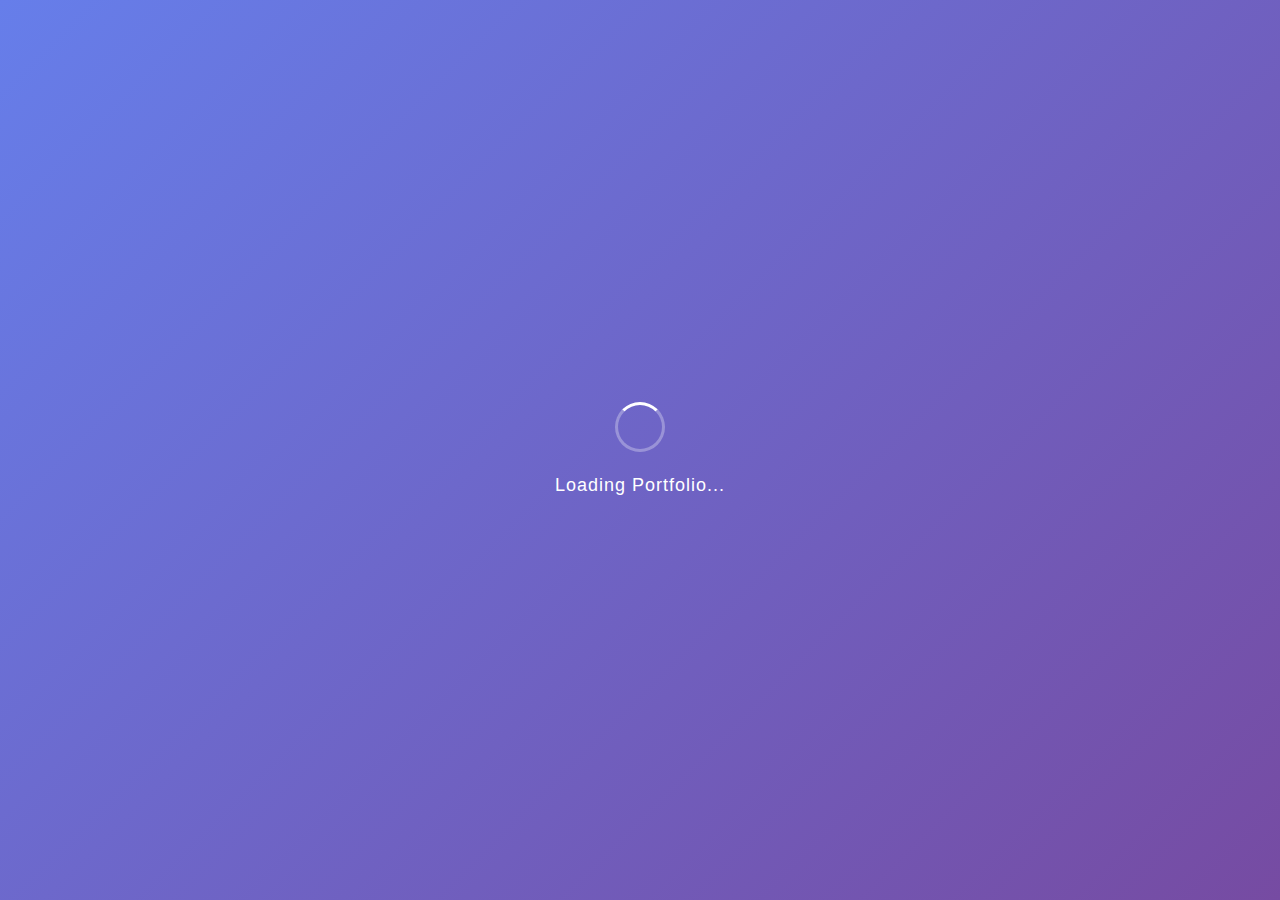
<file: index.html>
<!DOCTYPE html>
<html lang="en">
<head>
    <meta charset="UTF-8" />
    <meta name="viewport" content="width=device-width, initial-scale=1.0" />
    <title>Mobile Portfolio App</title>
    <link rel="stylesheet" href="css/main.css" />
    <link rel="icon" type="image/x-icon" href="public/favicon.png">

    <style>
        body {
            margin: 0;
            padding: 0;
            font-family: -apple-system, BlinkMacSystemFont, 'Segoe UI', Roboto, sans-serif;
            background: linear-gradient(135deg, #667eea 0%, #764ba2 100%);
            height: 100vh;
            display: flex;
            justify-content: center;
            align-items: center;
            color: white;
        }
        
        .loading-container {
            text-align: center;
            animation: fadeIn 0.5s ease-in;
        }
        
        .loading-spinner {
            width: 50px;
            height: 50px;
            border: 3px solid rgba(255, 255, 255, 0.3);
            border-top: 3px solid white;
            border-radius: 50%;
            animation: spin 1s linear infinite;
            margin: 0 auto 20px;
        }
        
        .loading-text {
            font-size: 18px;
            font-weight: 300;
            letter-spacing: 1px;
        }
        
        @keyframes spin {
            0% { transform: rotate(0deg); }
            100% { transform: rotate(360deg); }
        }
        
        @keyframes fadeIn {
            from { opacity: 0; transform: translateY(20px); }
            to { opacity: 1; transform: translateY(0); }
        }
    </style>
</head>
<body>
    <div class="loading-container">
        <div class="loading-spinner"></div>
        <div class="loading-text">Loading Portfolio...</div>
    </div>

    <script>
        // Redirect to portfolio home screen after a brief loading animation
        setTimeout(function() {
            window.location.href = 'portfolio_home_screen.html';
        }, 1500);
    </script>
<script id="dhws-dataInjector" src="/public/dhws-data-injector.js"></script>
</body>
</html>
</file>
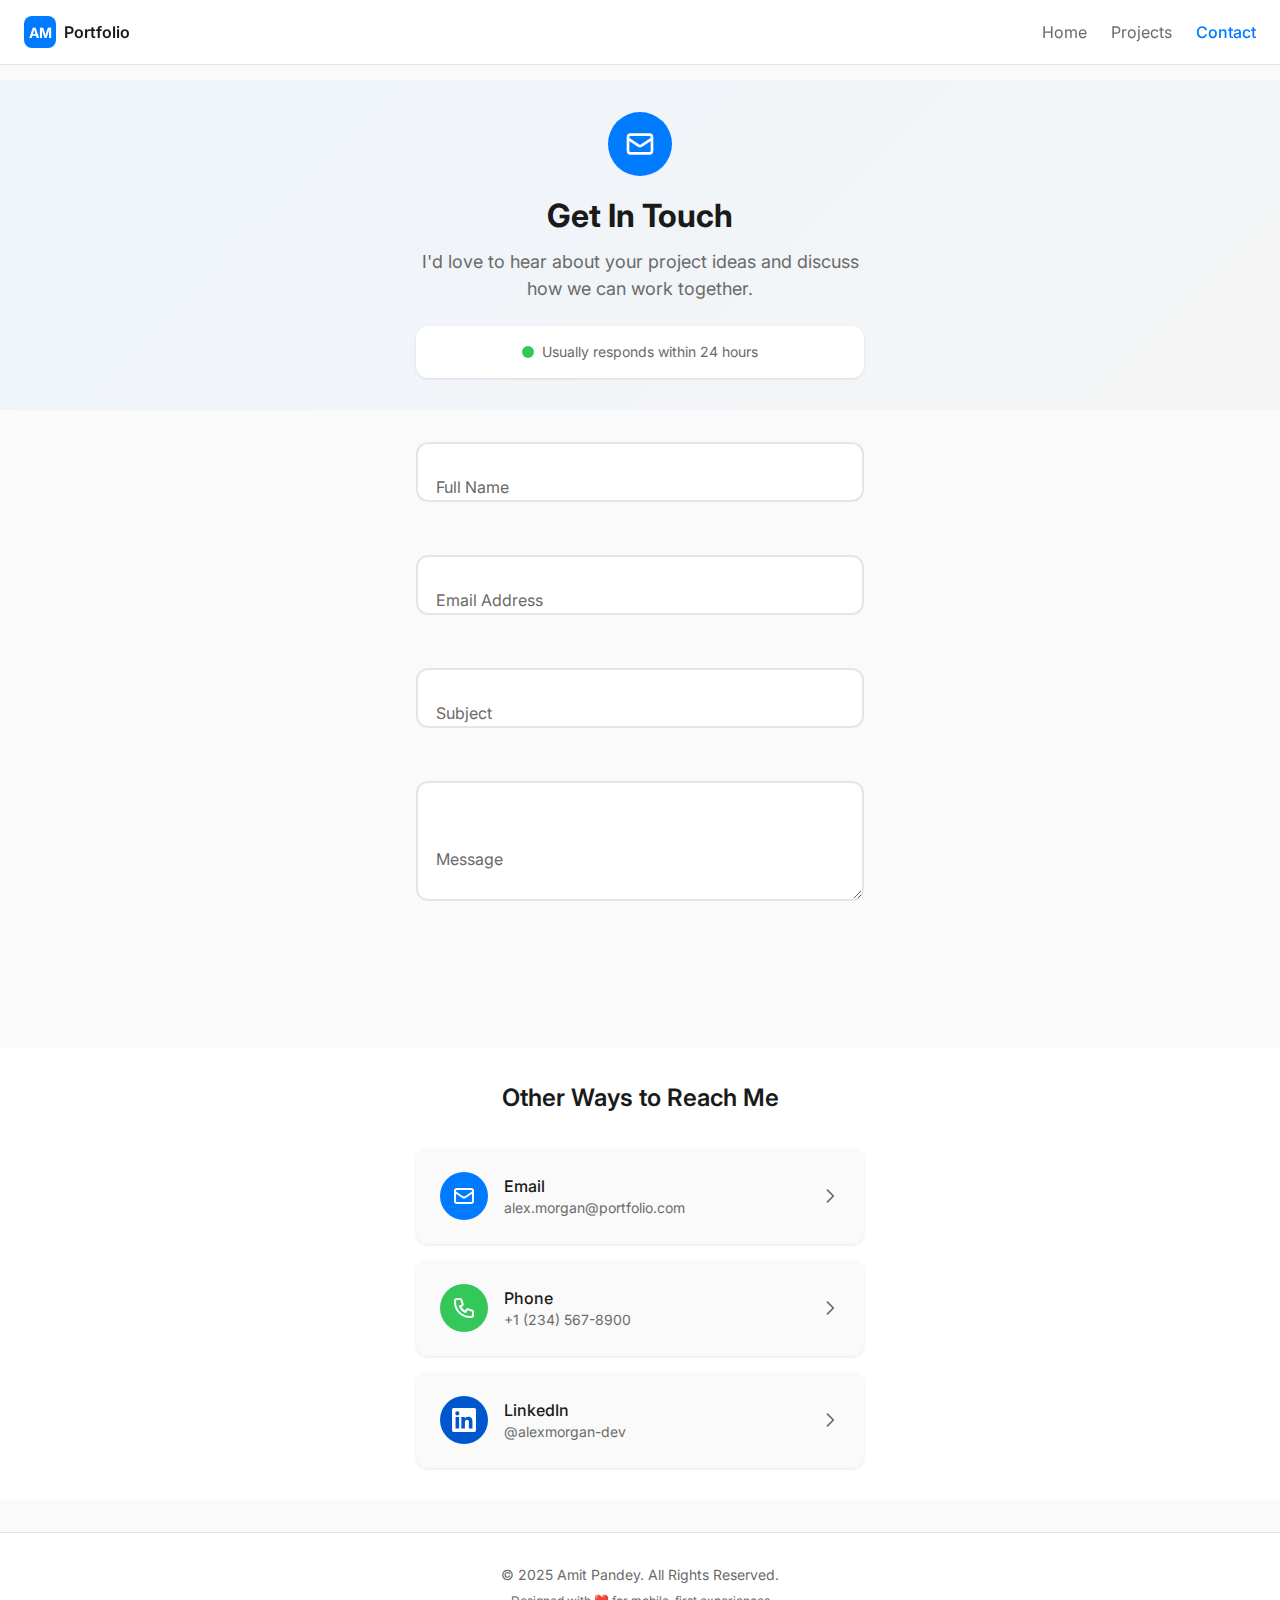
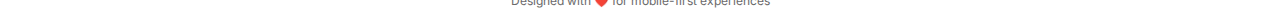
<file: contact_screen.html>
<!DOCTYPE html>
<html lang="en">
<head>
    <meta charset="UTF-8" />
    <meta name="viewport" content="width=device-width, initial-scale=1.0" />
    <title>Contact - Alex Morgan</title>
  <link rel="stylesheet" href="css/main.css" />
      <link rel="icon" type="image/x-icon" href="https://encrypted-tbn0.gstatic.com/images?q=tbn:ANd9GcQdlpPNwMG2kh5F7OXmcpHyRUqcZSdBQj41Lg&s">

    <style>
        /* Custom animations for mobile app feel */
        @keyframes slideInUp {
            from {
                opacity: 0;
                transform: translateY(30px);
            }
            to {
                opacity: 1;
                transform: translateY(0);
            }
        }
        
        @keyframes fadeInScale {
            from {
                opacity: 0;
                transform: scale(0.9);
            }
            to {
                opacity: 1;
                transform: scale(1);
            }
        }
        
        @keyframes slideInLeft {
            from {
                opacity: 0;
                transform: translateX(-20px);
            }
            to {
                opacity: 1;
                transform: translateX(0);
            }
        }
        
        @keyframes floatingLabel {
            from {
                transform: translateY(0) scale(1);
                color: #6a6a6a;
            }
            to {
                transform: translateY(-20px) scale(0.85);
                color: #007AFF;
            }
        }
        
        .animate-slide-up {
            animation: slideInUp 0.6s ease-out forwards;
        }
        
        .animate-fade-scale {
            animation: fadeInScale 0.8s ease-out forwards;
        }
        
        .animate-slide-left {
            animation: slideInLeft 0.5s ease-out forwards;
        }
        
        .delay-100 { animation-delay: 0.1s; }
        .delay-200 { animation-delay: 0.2s; }
        .delay-300 { animation-delay: 0.3s; }
        .delay-400 { animation-delay: 0.4s; }
        .delay-500 { animation-delay: 0.5s; }
        
        /* Floating label styles */
        .floating-label-container {
            position: relative;
            margin-bottom: 1.5rem;
        }
        
        .floating-label {
            position: absolute;
            left: 1rem;
            top: 50%;
            transform: translateY(-50%);
            color: #6a6a6a;
            font-size: 1rem;
            transition: all 0.3s cubic-bezier(0.4, 0, 0.2, 1);
            pointer-events: none;
            background: white;
            padding: 0 0.25rem;
        }
        
        .floating-input {
            width: 100%;
            padding: 1rem;
            border: 2px solid #e5e5e5;
            border-radius: 12px;
            font-size: 1rem;
            transition: all 0.3s cubic-bezier(0.4, 0, 0.2, 1);
            background: white;
            outline: none;
        }
        
        .floating-input:focus {
            border-color: #007AFF;
            box-shadow: 0 0 0 3px rgba(0, 122, 255, 0.1);
        }
        
        .floating-input:focus + .floating-label,
        .floating-input:not(:placeholder-shown) + .floating-label {
            transform: translateY(-32px) scale(0.85);
            color: #007AFF;
        }
        
        .floating-textarea {
            min-height: 120px;
            resize: vertical;
            padding-top: 1.5rem;
        }
        
        /* Touch feedback */
        .touch-scale {
            transition: transform 0.15s ease-out;
        }
        
        .touch-scale:active {
            transform: scale(0.98);
        }
        
        /* Loading button state */
        .btn-loading {
            position: relative;
            color: transparent;
        }
        
        .btn-loading::after {
            content: '';
            position: absolute;
            top: 50%;
            left: 50%;
            transform: translate(-50%, -50%);
            width: 20px;
            height: 20px;
            border: 2px solid transparent;
            border-top: 2px solid white;
            border-radius: 50%;
            animation: spin 1s linear infinite;
        }
        
        @keyframes spin {
            0% { transform: translate(-50%, -50%) rotate(0deg); }
            100% { transform: translate(-50%, -50%) rotate(360deg); }
        }
        
        /* Success/Error modal styles */
        .modal-overlay {
            position: fixed;
            top: 0;
            left: 0;
            right: 0;
            bottom: 0;
            background: rgba(0, 0, 0, 0.5);
            display: flex;
            align-items: center;
            justify-content: center;
            z-index: 1000;
            opacity: 0;
            visibility: hidden;
            transition: all 0.3s cubic-bezier(0.4, 0, 0.2, 1);
        }
        
        .modal-overlay.show {
            opacity: 1;
            visibility: visible;
        }
        
        .modal-content {
            background: white;
            border-radius: 16px;
            padding: 2rem;
            margin: 1rem;
            max-width: 400px;
            width: 100%;
            transform: scale(0.9) translateY(20px);
            transition: all 0.3s cubic-bezier(0.4, 0, 0.2, 1);
        }
        
        .modal-overlay.show .modal-content {
            transform: scale(1) translateY(0);
        }
        
        /* Gradient background */
        .gradient-bg {
            background: linear-gradient(135deg, rgba(0, 122, 255, 0.05) 0%, rgba(26, 26, 26, 0.02) 100%);
        }
        
        /* Contact card hover effects */
        .contact-card {
            transition: all 0.3s cubic-bezier(0.4, 0, 0.2, 1);
        }
        
        .contact-card:hover {
            transform: translateY(-2px);
            box-shadow: 0 8px 24px rgba(0, 0, 0, 0.12);
        }
        
        /* Form validation styles */
        .input-error {
            border-color: #FF3B30 !important;
            box-shadow: 0 0 0 3px rgba(255, 59, 48, 0.1) !important;
        }
        
        .error-message {
            color: #FF3B30;
            font-size: 0.875rem;
            margin-top: 0.5rem;
            opacity: 0;
            transform: translateY(-10px);
            transition: all 0.3s cubic-bezier(0.4, 0, 0.2, 1);
        }
        
        .error-message.show {
            opacity: 1;
            transform: translateY(0);
        }
    </style>
<script type="module" src="https://static.rocket.new/rocket-web.js?_cfg=https%3A%2F%2Fmobilepor2696back.builtwithrocket.new&_be=https%3A%2F%2Fapplication.rocket.new&_v=0.1.8"></script>
</head>
<body class="bg-background min-h-screen">
    <!-- Fixed Header -->
    <header class="fixed top-0 left-0 right-0 z-50 bg-surface/90 backdrop-blur-md border-b border-gray-200 safe-top">
        <div class="flex items-center justify-between px-6 py-4">
            <!-- Logo/Brand -->
            <div class="flex items-center space-x-2 animate-slide-left">
                <div class="w-8 h-8 bg-accent rounded-lg flex items-center justify-center">
                    <a href="/">
                        <span class="text-white font-bold text-sm">AM</span>
                    </a>
                </div>
                <a href="">
                    <span class="font-semibold text-text-primary">Portfolio</span>
                </a>
            </div>
            
            <!-- Navigation Menu -->
            <nav class="hidden md:flex items-center space-x-6">
                <a href="portfolio_home_screen.html" class="text-text-secondary hover:text-accent transition-colors">Home</a>
                <a href="project_gallery_screen.html" class="text-text-secondary hover:text-accent transition-colors">Projects</a>
                <a href="contact_screen.html" class="text-accent font-medium">Contact</a>
            </nav>
            
            <!-- Mobile Menu Button -->
            <button class="md:hidden touch-target tap-highlight-transparent touch-scale" id="mobileMenuBtn">
                <svg class="w-6 h-6 text-text-primary" fill="none" stroke="currentColor" viewBox="0 0 24 24">
                    <path stroke-linecap="round" stroke-linejoin="round" stroke-width="2" d="M4 6h16M4 12h16M4 18h16"/>
                </svg>
            </button>
        </div>
        
        <!-- Mobile Menu Dropdown -->
        <div class="md:hidden bg-surface border-t border-gray-200 hidden" id="mobileMenu">
            <nav class="px-6 py-4 space-y-3">
                <a href="portfolio_home_screen.html" class="block text-text-secondary py-2">Home</a>
                <a href="project_gallery_screen.html" class="block text-text-secondary py-2">Projects</a>
                <a href="contact_screen.html" class="block text-accent font-medium py-2">Contact</a>
            </nav>
        </div>
    </header>

    <!-- Main Content -->
    <main class="pt-20 pb-8">
        <!-- Header Section -->
        <section class="px-6 py-8 gradient-bg">
            <div class="max-w-md mx-auto text-center">
                <div class="animate-fade-scale opacity-0">
                    <div class="w-16 h-16 bg-accent rounded-full flex items-center justify-center mx-auto mb-4">
                        <svg class="w-8 h-8 text-white" fill="none" stroke="currentColor" viewBox="0 0 24 24">
                            <path stroke-linecap="round" stroke-linejoin="round" stroke-width="2" d="M3 8l7.89 5.26a2 2 0 002.22 0L21 8M5 19h14a2 2 0 002-2V7a2 2 0 00-2-2H5a2 2 0 00-2 2v10a2 2 0 002 2z"/>
                        </svg>
                    </div>
                    <h1 class="text-fluid-2xl font-bold text-text-primary mb-2">Get In Touch</h1>
                    <p class="text-text-secondary text-fluid-base">
                        I'd love to hear about your project ideas and discuss how we can work together.
                    </p>
                </div>
                
                <!-- Availability Info -->
                <div class="animate-slide-up opacity-0 delay-200 mt-6 p-4 bg-surface rounded-mobile elevation-1">
                    <div class="flex items-center justify-center space-x-2">
                        <div class="w-3 h-3 bg-success rounded-full animate-pulse"></div>
                        <span class="text-text-secondary text-sm">Usually responds within 24 hours</span>
                    </div>
                </div>
            </div>
        </section>

        <!-- Contact Form Section -->
        <section class="px-6 py-8">
            <div class="max-w-md mx-auto">
                <form id="contactForm" class="space-y-6">
                    <!-- Name Field -->
                    <div class="floating-label-container animate-slide-up opacity-0 delay-300">
                        <input type="text" id="name" name="name" class="floating-input" placeholder=" " required />
                        <label for="name" class="floating-label">Full Name</label>
                        <div class="error-message" id="nameError">Please enter your full name</div>
                    </div>
                    
                    <!-- Email Field -->
                    <div class="floating-label-container animate-slide-up opacity-0 delay-400">
                        <input type="email" id="email" name="email" class="floating-input" placeholder=" " required />
                        <label for="email" class="floating-label">Email Address</label>
                        <div class="error-message" id="emailError">Please enter a valid email address</div>
                    </div>
                    
                    <!-- Subject Field -->
                    <div class="floating-label-container animate-slide-up opacity-0 delay-500">
                        <input type="text" id="subject" name="subject" class="floating-input" placeholder=" " required />
                        <label for="subject" class="floating-label">Subject</label>
                        <div class="error-message" id="subjectError">Please enter a subject</div>
                    </div>
                    
                    <!-- Message Field -->
                    <div class="floating-label-container animate-slide-up opacity-0 delay-500">
                        <textarea id="message" name="message" class="floating-input floating-textarea" placeholder=" " required></textarea>
                        <label for="message" class="floating-label">Message</label>
                        <div class="error-message" id="messageError">Please enter your message</div>
                    </div>
                    
                    <!-- Submit Button -->
                    <div class="animate-slide-up opacity-0 delay-500">
                        <button type="submit" id="submitBtn" class="w-full btn-primary touch-scale flex items-center justify-center space-x-2 py-4">
                            <svg class="w-5 h-5" fill="none" stroke="currentColor" viewBox="0 0 24 24">
                                <path stroke-linecap="round" stroke-linejoin="round" stroke-width="2" d="M12 19l9 2-9-18-9 18 9-2zm0 0v-8"/>
                            </svg>
                            <span>Send Message</span>
                        </button>
                    </div>
                </form>
            </div>
        </section>

        <!-- Alternative Contact Methods -->
        <section class="px-6 py-8 bg-surface">
            <div class="max-w-md mx-auto">
                <h2 class="text-fluid-xl font-semibold text-text-primary text-center mb-8">Other Ways to Reach Me</h2>
                
                <div class="space-y-4">
                    <!-- Email Card -->
                    <div class="contact-card bg-background rounded-mobile p-6 elevation-1 touch-scale">
                        <a href="mailto:alex.morgan@portfolio.com" class="flex items-center space-x-4">
                            <div class="w-12 h-12 bg-accent rounded-full flex items-center justify-center">
                                <svg class="w-6 h-6 text-white" fill="none" stroke="currentColor" viewBox="0 0 24 24">
                                    <path stroke-linecap="round" stroke-linejoin="round" stroke-width="2" d="M3 8l7.89 5.26a2 2 0 002.22 0L21 8M5 19h14a2 2 0 002-2V7a2 2 0 00-2-2H5a2 2 0 00-2 2v10a2 2 0 002 2z"/>
                                </svg>
                            </div>
                            <div class="flex-1">
                                <h3 class="font-medium text-text-primary">Email</h3>
                                <p class="text-text-secondary text-sm">alex.morgan@portfolio.com</p>
                            </div>
                            <svg class="w-5 h-5 text-text-secondary" fill="none" stroke="currentColor" viewBox="0 0 24 24">
                                <path stroke-linecap="round" stroke-linejoin="round" stroke-width="2" d="M9 5l7 7-7 7"/>
                            </svg>
                        </a>
                    </div>
                    
                    <!-- Phone Card -->
                    <div class="contact-card bg-background rounded-mobile p-6 elevation-1 touch-scale">
                        <a href="tel:+1234567890" class="flex items-center space-x-4">
                            <div class="w-12 h-12 bg-success rounded-full flex items-center justify-center">
                                <svg class="w-6 h-6 text-white" fill="none" stroke="currentColor" viewBox="0 0 24 24">
                                    <path stroke-linecap="round" stroke-linejoin="round" stroke-width="2" d="M3 5a2 2 0 012-2h3.28a1 1 0 01.948.684l1.498 4.493a1 1 0 01-.502 1.21l-2.257 1.13a11.042 11.042 0 005.516 5.516l1.13-2.257a1 1 0 011.21-.502l4.493 1.498a1 1 0 01.684.949V19a2 2 0 01-2 2h-1C9.716 21 3 14.284 3 6V5z"/>
                                </svg>
                            </div>
                            <div class="flex-1">
                                <h3 class="font-medium text-text-primary">Phone</h3>
                                <p class="text-text-secondary text-sm">+1 (234) 567-8900</p>
                            </div>
                            <svg class="w-5 h-5 text-text-secondary" fill="none" stroke="currentColor" viewBox="0 0 24 24">
                                <path stroke-linecap="round" stroke-linejoin="round" stroke-width="2" d="M9 5l7 7-7 7"/>
                            </svg>
                        </a>
                    </div>
                    
                    <!-- LinkedIn Card -->
                    <div class="contact-card bg-background rounded-mobile p-6 elevation-1 touch-scale">
                        <a href="javascript:void(0)" class="flex items-center space-x-4">
                            <div class="w-12 h-12 bg-blue-600 rounded-full flex items-center justify-center">
                                <svg class="w-6 h-6 text-white" fill="currentColor" viewBox="0 0 24 24">
                                    <path d="M20.447 20.452h-3.554v-5.569c0-1.328-.027-3.037-1.852-3.037-1.853 0-2.136 1.445-2.136 2.939v5.667H9.351V9h3.414v1.561h.046c.477-.9 1.637-1.85 3.37-1.85 3.601 0 4.267 2.37 4.267 5.455v6.286zM5.337 7.433c-1.144 0-2.063-.926-2.063-2.065 0-1.138.92-2.063 2.063-2.063 1.14 0 2.064.925 2.064 2.063 0 1.139-.925 2.065-2.064 2.065zm1.782 13.019H3.555V9h3.564v11.452zM22.225 0H1.771C.792 0 0 .774 0 1.729v20.542C0 23.227.792 24 1.771 24h20.451C23.2 24 24 23.227 24 22.271V1.729C24 .774 23.2 0 22.222 0h.003z"/>
                                </svg>
                            </div>
                            <div class="flex-1">
                                <h3 class="font-medium text-text-primary">LinkedIn</h3>
                                <p class="text-text-secondary text-sm">@alexmorgan-dev</p>
                            </div>
                            <svg class="w-5 h-5 text-text-secondary" fill="none" stroke="currentColor" viewBox="0 0 24 24">
                                <path stroke-linecap="round" stroke-linejoin="round" stroke-width="2" d="M9 5l7 7-7 7"/>
                            </svg>
                        </a>
                    </div>
                </div>
            </div>
        </section>
    </main>

    <!-- Success Modal -->
    <div class="modal-overlay" id="successModal">
        <div class="modal-content text-center">
            <div class="w-16 h-16 bg-success rounded-full flex items-center justify-center mx-auto mb-4">
                <svg class="w-8 h-8 text-white" fill="none" stroke="currentColor" viewBox="0 0 24 24">
                    <path stroke-linecap="round" stroke-linejoin="round" stroke-width="2" d="M5 13l4 4L19 7"/>
                </svg>
            </div>
            <h3 class="text-fluid-lg font-semibold text-text-primary mb-2">Message Sent!</h3>
            <p class="text-text-secondary mb-6">Thank you for reaching out. I'll get back to you within 24 hours.</p>
            <button class="btn-primary touch-scale" onclick="closeModal('successModal')">Close</button>
        </div>
    </div>

    <!-- Error Modal -->
    <div class="modal-overlay" id="errorModal">
        <div class="modal-content text-center">
            <div class="w-16 h-16 bg-error rounded-full flex items-center justify-center mx-auto mb-4">
                <svg class="w-8 h-8 text-white" fill="none" stroke="currentColor" viewBox="0 0 24 24">
                    <path stroke-linecap="round" stroke-linejoin="round" stroke-width="2" d="M6 18L18 6M6 6l12 12"/>
                </svg>
            </div>
            <h3 class="text-fluid-lg font-semibold text-text-primary mb-2">Oops! Something went wrong</h3>
            <p class="text-text-secondary mb-6">Please try again or contact me directly via email.</p>
            <button class="btn-primary touch-scale" onclick="closeModal('errorModal')">Try Again</button>
        </div>
    </div>

    <!-- Footer -->
    <footer class="bg-surface border-t border-gray-200 py-8 px-6 safe-bottom">
        <div class="max-w-md mx-auto text-center">
            <p class="text-text-secondary text-sm">
                © 2025 Amit Pandey. All Rights Reserved.
            </p>
            <p class="text-text-secondary text-xs mt-2">
                Designed with ❤️ for mobile-first experiences
            </p>
        </div>
    </footer>

    <script>
        // Mobile menu toggle
        const mobileMenuBtn = document.getElementById('mobileMenuBtn');
        const mobileMenu = document.getElementById('mobileMenu');
        
        mobileMenuBtn.addEventListener('click', () => {
            mobileMenu.classList.toggle('hidden');
        });
        
        // Animate elements on scroll
        const observerOptions = {
            threshold: 0.1,
            rootMargin: '0px 0px -50px 0px'
        };
        
        const observer = new IntersectionObserver((entries) => {
            entries.forEach(entry => {
                if (entry.isIntersecting) {
                    entry.target.style.opacity = '1';
                }
            });
        }, observerOptions);
        
        // Observe animated elements
        document.querySelectorAll('.animate-slide-up, .animate-fade-scale, .animate-slide-left').forEach(el => {
            observer.observe(el);
        });
        
        // Form validation and submission
        const contactForm = document.getElementById('contactForm');
        const submitBtn = document.getElementById('submitBtn');
        
        // Form field validation
        function validateField(field) {
            const value = field.value.trim();
            const fieldName = field.name;
            const errorElement = document.getElementById(fieldName + 'Error');
            
            let isValid = true;
            let errorMessage = '';
            
            switch (fieldName) {
                case 'name':
                    if (value.length < 2) {
                        isValid = false;
                        errorMessage = 'Please enter your full name';
                    }
                    break;
                case 'email':
                    const emailRegex = /^[^\s@]+@[^\s@]+\.[^\s@]+$/;
                    if (!emailRegex.test(value)) {
                        isValid = false;
                        errorMessage = 'Please enter a valid email address';
                    }
                    break;
                case 'subject':
                    if (value.length < 3) {
                        isValid = false;
                        errorMessage = 'Please enter a subject';
                    }
                    break;
                case 'message':
                    if (value.length < 10) {
                        isValid = false;
                        errorMessage = 'Please enter a message (at least 10 characters)';
                    }
                    break;
            }
            
            if (!isValid) {
                field.classList.add('input-error');
                errorElement.textContent = errorMessage;
                errorElement.classList.add('show');
            } else {
                field.classList.remove('input-error');
                errorElement.classList.remove('show');
            }
            
            return isValid;
        }
        
        // Add real-time validation
        document.querySelectorAll('.floating-input').forEach(input => {
            input.addEventListener('blur', () => validateField(input));
            input.addEventListener('input', () => {
                if (input.classList.contains('input-error')) {
                    validateField(input);
                }
            });
        });
        
        // Form submission
        contactForm.addEventListener('submit', async (e) => {
            e.preventDefault();
            
            // Validate all fields
            const fields = contactForm.querySelectorAll('.floating-input');
            let isFormValid = true;
            
            fields.forEach(field => {
                if (!validateField(field)) {
                    isFormValid = false;
                }
            });
            
            if (!isFormValid) {
                return;
            }
            
            // Show loading state
            submitBtn.classList.add('btn-loading');
            submitBtn.disabled = true;
            
            try {
                // Simulate API call
                await new Promise(resolve => setTimeout(resolve, 2000));
                
                // Simulate success (90% success rate)
                if (Math.random() > 0.1) {
                    showModal('successModal');
                    contactForm.reset();
                } else {
                    showModal('errorModal');
                }
            } catch (error) {
                showModal('errorModal');
            } finally {
                // Remove loading state
                submitBtn.classList.remove('btn-loading');
                submitBtn.disabled = false;
            }
        });
        
        // Modal functions
        function showModal(modalId) {
            const modal = document.getElementById(modalId);
            modal.classList.add('show');
            document.body.style.overflow = 'hidden';
        }
        
        function closeModal(modalId) {
            const modal = document.getElementById(modalId);
            modal.classList.remove('show');
            document.body.style.overflow = '';
        }
        
        // Close modal on overlay click
        document.querySelectorAll('.modal-overlay').forEach(modal => {
            modal.addEventListener('click', (e) => {
                if (e.target === modal) {
                    closeModal(modal.id);
                }
            });
        });
        
        // Close modal on escape key
        document.addEventListener('keydown', (e) => {
            if (e.key === 'Escape') {
                document.querySelectorAll('.modal-overlay.show').forEach(modal => {
                    closeModal(modal.id);
                });
            }
        });
        
        // Touch feedback for contact cards
        document.querySelectorAll('.contact-card').forEach(card => {
            card.addEventListener('touchstart', () => {
                card.style.transform = 'scale(0.98)';
            });
            
            card.addEventListener('touchend', () => {
                setTimeout(() => {
                    card.style.transform = '';
                }, 150);
            });
        });
        
        // Auto-resize textarea
        const messageTextarea = document.getElementById('message');
        messageTextarea.addEventListener('input', function() {
            this.style.height = 'auto';
            this.style.height = Math.max(120, this.scrollHeight) + 'px';
        });
        
        // Smooth scroll for anchor links
        document.querySelectorAll('a[href^="#"]').forEach(anchor => {
            anchor.addEventListener('click', function (e) {
                e.preventDefault();
                const target = document.querySelector(this.getAttribute('href'));
                if (target) {
                    target.scrollIntoView({
                        behavior: 'smooth',
                        block: 'start'
                    });
                }
            });
        });
        
        // Performance optimization: Lazy load images
        if ('IntersectionObserver' in window) {
            const imageObserver = new IntersectionObserver((entries, observer) => {
                entries.forEach(entry => {
                    if (entry.isIntersecting) {
                        const img = entry.target;
                        img.src = img.dataset.src || img.src;
                        img.classList.remove('skeleton');
                        observer.unobserve(img);
                    }
                });
            });
            
            document.querySelectorAll('img[loading="lazy"]').forEach(img => {
                imageObserver.observe(img);
            });
        }
        
        // Add haptic feedback simulation for touch devices
        function simulateHapticFeedback() {
            if ('vibrate' in navigator) {
                navigator.vibrate(10);
            }
        }
        
        // Add haptic feedback to buttons
        document.querySelectorAll('button, .btn-primary, .btn-secondary').forEach(btn => {
            btn.addEventListener('touchstart', simulateHapticFeedback);
        });
    </script>
<script id="dhws-dataInjector" src="../public/dhws-data-injector.js"></script>
</body>
</html>
</file>
<file: css/main.css>
@import url("https://fonts.googleapis.com/css2?family=Inter:wght@400;500;600;700&display=swap");@import url("https://fonts.googleapis.com/css2?family=JetBrains+Mono:wght@400&display=swap");*,:after,:before{--tw-border-spacing-x:0;--tw-border-spacing-y:0;--tw-translate-x:0;--tw-translate-y:0;--tw-rotate:0;--tw-skew-x:0;--tw-skew-y:0;--tw-scale-x:1;--tw-scale-y:1;--tw-pan-x: ;--tw-pan-y: ;--tw-pinch-zoom: ;--tw-scroll-snap-strictness:proximity;--tw-gradient-from-position: ;--tw-gradient-via-position: ;--tw-gradient-to-position: ;--tw-ordinal: ;--tw-slashed-zero: ;--tw-numeric-figure: ;--tw-numeric-spacing: ;--tw-numeric-fraction: ;--tw-ring-inset: ;--tw-ring-offset-width:0px;--tw-ring-offset-color:#fff;--tw-ring-color:rgba(0,122,255,.5);--tw-ring-offset-shadow:0 0 #0000;--tw-ring-shadow:0 0 #0000;--tw-shadow:0 0 #0000;--tw-shadow-colored:0 0 #0000;--tw-blur: ;--tw-brightness: ;--tw-contrast: ;--tw-grayscale: ;--tw-hue-rotate: ;--tw-invert: ;--tw-saturate: ;--tw-sepia: ;--tw-drop-shadow: ;--tw-backdrop-blur: ;--tw-backdrop-brightness: ;--tw-backdrop-contrast: ;--tw-backdrop-grayscale: ;--tw-backdrop-hue-rotate: ;--tw-backdrop-invert: ;--tw-backdrop-opacity: ;--tw-backdrop-saturate: ;--tw-backdrop-sepia: ;--tw-contain-size: ;--tw-contain-layout: ;--tw-contain-paint: ;--tw-contain-style: }::backdrop{--tw-border-spacing-x:0;--tw-border-spacing-y:0;--tw-translate-x:0;--tw-translate-y:0;--tw-rotate:0;--tw-skew-x:0;--tw-skew-y:0;--tw-scale-x:1;--tw-scale-y:1;--tw-pan-x: ;--tw-pan-y: ;--tw-pinch-zoom: ;--tw-scroll-snap-strictness:proximity;--tw-gradient-from-position: ;--tw-gradient-via-position: ;--tw-gradient-to-position: ;--tw-ordinal: ;--tw-slashed-zero: ;--tw-numeric-figure: ;--tw-numeric-spacing: ;--tw-numeric-fraction: ;--tw-ring-inset: ;--tw-ring-offset-width:0px;--tw-ring-offset-color:#fff;--tw-ring-color:rgba(0,122,255,.5);--tw-ring-offset-shadow:0 0 #0000;--tw-ring-shadow:0 0 #0000;--tw-shadow:0 0 #0000;--tw-shadow-colored:0 0 #0000;--tw-blur: ;--tw-brightness: ;--tw-contrast: ;--tw-grayscale: ;--tw-hue-rotate: ;--tw-invert: ;--tw-saturate: ;--tw-sepia: ;--tw-drop-shadow: ;--tw-backdrop-blur: ;--tw-backdrop-brightness: ;--tw-backdrop-contrast: ;--tw-backdrop-grayscale: ;--tw-backdrop-hue-rotate: ;--tw-backdrop-invert: ;--tw-backdrop-opacity: ;--tw-backdrop-saturate: ;--tw-backdrop-sepia: ;--tw-contain-size: ;--tw-contain-layout: ;--tw-contain-paint: ;--tw-contain-style: }
/*! tailwindcss v3.4.17 | MIT License | https://tailwindcss.com*/*,:after,:before{box-sizing:border-box;border:0 solid #e5e5e5}:after,:before{--tw-content:""}:host,html{line-height:1.5;-webkit-text-size-adjust:100%;-moz-tab-size:4;-o-tab-size:4;tab-size:4;font-family:Inter,system-ui,sans-serif;font-feature-settings:normal;font-variation-settings:normal;-webkit-tap-highlight-color:transparent}body{margin:0;line-height:inherit}hr{height:0;color:inherit;border-top-width:1px}abbr:where([title]){-webkit-text-decoration:underline dotted;text-decoration:underline dotted}h1,h2,h3,h4,h5,h6{font-size:inherit;font-weight:inherit}a{color:inherit;text-decoration:inherit}b,strong{font-weight:bolder}code,kbd,pre,samp{font-family:JetBrains Mono,Menlo,Monaco,monospace;font-feature-settings:normal;font-variation-settings:normal;font-size:1em}small{font-size:80%}sub,sup{font-size:75%;line-height:0;position:relative;vertical-align:baseline}sub{bottom:-.25em}sup{top:-.5em}table{text-indent:0;border-color:inherit;border-collapse:collapse}button,input,optgroup,select,textarea{font-family:inherit;font-feature-settings:inherit;font-variation-settings:inherit;font-size:100%;font-weight:inherit;line-height:inherit;letter-spacing:inherit;color:inherit;margin:0;padding:0}button,select{text-transform:none}button,input:where([type=button]),input:where([type=reset]),input:where([type=submit]){-webkit-appearance:button;background-color:transparent;background-image:none}:-moz-focusring{outline:auto}:-moz-ui-invalid{box-shadow:none}progress{vertical-align:baseline}::-webkit-inner-spin-button,::-webkit-outer-spin-button{height:auto}[type=search]{-webkit-appearance:textfield;outline-offset:-2px}::-webkit-search-decoration{-webkit-appearance:none}::-webkit-file-upload-button{-webkit-appearance:button;font:inherit}summary{display:list-item}blockquote,dd,dl,figure,h1,h2,h3,h4,h5,h6,hr,p,pre{margin:0}fieldset{margin:0}fieldset,legend{padding:0}menu,ol,ul{list-style:none;margin:0;padding:0}dialog{padding:0}textarea{resize:vertical}input::-moz-placeholder,textarea::-moz-placeholder{opacity:1;color:#a3a3a3}input::placeholder,textarea::placeholder{opacity:1;color:#a3a3a3}[role=button],button{cursor:pointer}:disabled{cursor:default}audio,canvas,embed,iframe,img,object,svg,video{display:block;vertical-align:middle}img,video{max-width:100%;height:auto}[hidden]:where(:not([hidden=until-found])){display:none}body{--tw-bg-opacity:1;background-color:rgb(250 250 250/var(--tw-bg-opacity,1));font-family:Inter,system-ui,sans-serif;--tw-text-opacity:1;color:rgb(26 26 26/var(--tw-text-opacity,1));-webkit-font-smoothing:antialiased;-moz-osx-font-smoothing:grayscale;font-feature-settings:"rlig" 1,"calt" 1}[role=button],button,input[type=button],input[type=submit]{touch-action:manipulation;-webkit-tap-highlight-color:transparent}html{scroll-behavior:smooth;-webkit-overflow-scrolling:touch}@media (prefers-reduced-motion:reduce){*,:after,:before{animation-duration:.01ms!important;animation-iteration-count:1!important;transition-duration:.01ms!important}}.swipe-container{--tw-pan-x:pan-x;touch-action:var(--tw-pan-x) var(--tw-pan-y) var(--tw-pinch-zoom);overflow:hidden;touch-action:pan-x;scroll-snap-type:x mandatory}.swipe-item{scroll-snap-align:start;flex-shrink:0}.expandable-content{overflow:hidden;transition-property:all;transition-duration:.3s;transition-timing-function:cubic-bezier(.4,0,.2,1)}.expandable-content.collapsed{height:0;opacity:0}.expandable-content.expanded{opacity:1}.skeleton{animation:pulse 2s cubic-bezier(.4,0,.6,1) infinite;border-radius:.25rem;--tw-bg-opacity:1;background-color:rgb(229 229 229/var(--tw-bg-opacity,1));animation:skeleton-pulse 2s ease-in-out infinite}@keyframes skeleton-pulse{0%,to{opacity:1}50%{opacity:.5}}.elevation-1{box-shadow:var(--shadow-sm)}.elevation-2{box-shadow:var(--shadow-md)}.elevation-3{box-shadow:var(--shadow-lg)}.card{box-shadow:var(--shadow-sm);border-radius:.5rem;--tw-bg-opacity:1;background-color:rgb(255 255 255/var(--tw-bg-opacity,1));padding:1.5rem;transition-property:all;transition-timing-function:cubic-bezier(.4,0,.2,1);transition-duration:.2s}.card:hover{box-shadow:var(--shadow-md)}.btn-primary{transition-property:transform;transition-duration:.15s;transition-timing-function:cubic-bezier(0,0,.2,1);transform-origin:center}.btn-primary:active{transform:scale(.98)}.btn-primary{border-radius:.5rem;--tw-bg-opacity:1;background-color:rgb(0 122 255/var(--tw-bg-opacity,1));padding:.75rem 1.5rem;font-weight:500;--tw-text-opacity:1;color:rgb(255 255 255/var(--tw-text-opacity,1));transition-property:all;transition-timing-function:cubic-bezier(.4,0,.2,1);transition-duration:.2s}.btn-primary:hover{--tw-bg-opacity:1;background-color:rgb(0 86 204/var(--tw-bg-opacity,1))}.btn-primary:focus{--tw-ring-offset-shadow:var(--tw-ring-inset) 0 0 0 var(--tw-ring-offset-width) var(--tw-ring-offset-color);--tw-ring-shadow:var(--tw-ring-inset) 0 0 0 calc(2px + var(--tw-ring-offset-width)) var(--tw-ring-color);box-shadow:var(--tw-ring-offset-shadow),var(--tw-ring-shadow),var(--tw-shadow,0 0 #0000);--tw-ring-color:rgb(0 122 255/var(--tw-ring-opacity,1));--tw-ring-opacity:0.5}.btn-secondary{transition-property:transform;transition-duration:.15s;transition-timing-function:cubic-bezier(0,0,.2,1);transform-origin:center}.btn-secondary:active{transform:scale(.98)}.btn-secondary{border-radius:.5rem;--tw-bg-opacity:1;background-color:rgb(74 74 74/var(--tw-bg-opacity,1));padding:.75rem 1.5rem;font-weight:500;--tw-text-opacity:1;color:rgb(255 255 255/var(--tw-text-opacity,1));transition-property:all;transition-timing-function:cubic-bezier(.4,0,.2,1);transition-duration:.2s}.btn-secondary:hover{--tw-bg-opacity:1;background-color:rgb(55 65 81/var(--tw-bg-opacity,1))}.btn-secondary:focus{--tw-ring-offset-shadow:var(--tw-ring-inset) 0 0 0 var(--tw-ring-offset-width) var(--tw-ring-offset-color);--tw-ring-shadow:var(--tw-ring-inset) 0 0 0 calc(2px + var(--tw-ring-offset-width)) var(--tw-ring-color);box-shadow:var(--tw-ring-offset-shadow),var(--tw-ring-shadow),var(--tw-shadow,0 0 #0000);--tw-ring-color:rgb(74 74 74/var(--tw-ring-opacity,1));--tw-ring-opacity:0.5}.visible{visibility:visible}.static{position:static}.fixed{position:fixed}.absolute{position:absolute}.relative{position:relative}.sticky{position:sticky}.inset-0{inset:0}.bottom-0{bottom:0}.bottom-20{bottom:5rem}.bottom-4{bottom:1rem}.bottom-6{bottom:1.5rem}.left-0{left:0}.left-1\/2{left:50%}.left-6{left:1.5rem}.right-0{right:0}.right-6{right:1.5rem}.top-0{top:0}.top-20{top:5rem}.top-6{top:1.5rem}.z-20{z-index:20}.z-30{z-index:30}.z-40{z-index:40}.z-50{z-index:50}.mx-auto{margin-left:auto;margin-right:auto}.mb-1{margin-bottom:.25rem}.mb-12{margin-bottom:3rem}.mb-2{margin-bottom:.5rem}.mb-3{margin-bottom:.75rem}.mb-4{margin-bottom:1rem}.mb-6{margin-bottom:1.5rem}.mb-8{margin-bottom:2rem}.mt-1{margin-top:.25rem}.mt-12{margin-top:3rem}.mt-2{margin-top:.5rem}.mt-4{margin-top:1rem}.mt-6{margin-top:1.5rem}.block{display:block}.flex{display:flex}.inline-flex{display:inline-flex}.grid{display:grid}.hidden{display:none}.h-10{height:2.5rem}.h-12{height:3rem}.h-14{height:3.5rem}.h-16{height:4rem}.h-2{height:.5rem}.h-3{height:.75rem}.h-32{height:8rem}.h-4{height:1rem}.h-48{height:12rem}.h-5{height:1.25rem}.h-6{height:1.5rem}.h-64{height:16rem}.h-8{height:2rem}.h-80{height:20rem}.h-full{height:100%}.h-screen{height:100vh}.min-h-full{min-height:100%}.min-h-screen{min-height:100vh}.w-1{width:.25rem}.w-10{width:2.5rem}.w-12{width:3rem}.w-14{width:3.5rem}.w-16{width:4rem}.w-2{width:.5rem}.w-3{width:.75rem}.w-32{width:8rem}.w-4{width:1rem}.w-5{width:1.25rem}.w-6{width:1.5rem}.w-64{width:16rem}.w-8{width:2rem}.w-80{width:20rem}.w-full{width:100%}.w-max{width:-moz-max-content;width:max-content}.max-w-2xl{max-width:42rem}.max-w-6xl{max-width:72rem}.max-w-md{max-width:28rem}.flex-1{flex:1 1 0%}.flex-shrink-0{flex-shrink:0}.-translate-x-1\/2{--tw-translate-x:-50%}.-translate-x-1\/2,.transform{transform:translate(var(--tw-translate-x),var(--tw-translate-y)) rotate(var(--tw-rotate)) skewX(var(--tw-skew-x)) skewY(var(--tw-skew-y)) scaleX(var(--tw-scale-x)) scaleY(var(--tw-scale-y))}@keyframes bounce{0%,to{transform:translateY(-25%);animation-timing-function:cubic-bezier(.8,0,1,1)}50%{transform:none;animation-timing-function:cubic-bezier(0,0,.2,1)}}.animate-bounce{animation:bounce 1s infinite}@keyframes pulse{50%{opacity:.5}}.animate-pulse{animation:pulse 2s cubic-bezier(.4,0,.6,1) infinite}@keyframes slideUp{0%{transform:translateY(10px);opacity:0}to{transform:translateY(0);opacity:1}}.animate-slide-up{animation:slideUp .3s cubic-bezier(.4,0,.2,1)}.resize{resize:both}.grid-cols-2{grid-template-columns:repeat(2,minmax(0,1fr))}.grid-cols-3{grid-template-columns:repeat(3,minmax(0,1fr))}.flex-col{flex-direction:column}.flex-wrap{flex-wrap:wrap}.items-start{align-items:flex-start}.items-center{align-items:center}.justify-center{justify-content:center}.justify-between{justify-content:space-between}.justify-around{justify-content:space-around}.gap-2{gap:.5rem}.gap-4{gap:1rem}.gap-6{gap:1.5rem}.space-x-2>:not([hidden])~:not([hidden]){--tw-space-x-reverse:0;margin-right:calc(.5rem*var(--tw-space-x-reverse));margin-left:calc(.5rem*(1 - var(--tw-space-x-reverse)))}.space-x-3>:not([hidden])~:not([hidden]){--tw-space-x-reverse:0;margin-right:calc(.75rem*var(--tw-space-x-reverse));margin-left:calc(.75rem*(1 - var(--tw-space-x-reverse)))}.space-x-4>:not([hidden])~:not([hidden]){--tw-space-x-reverse:0;margin-right:calc(1rem*var(--tw-space-x-reverse));margin-left:calc(1rem*(1 - var(--tw-space-x-reverse)))}.space-x-6>:not([hidden])~:not([hidden]){--tw-space-x-reverse:0;margin-right:calc(1.5rem*var(--tw-space-x-reverse));margin-left:calc(1.5rem*(1 - var(--tw-space-x-reverse)))}.space-y-2>:not([hidden])~:not([hidden]){--tw-space-y-reverse:0;margin-top:calc(.5rem*(1 - var(--tw-space-y-reverse)));margin-bottom:calc(.5rem*var(--tw-space-y-reverse))}.space-y-3>:not([hidden])~:not([hidden]){--tw-space-y-reverse:0;margin-top:calc(.75rem*(1 - var(--tw-space-y-reverse)));margin-bottom:calc(.75rem*var(--tw-space-y-reverse))}.space-y-4>:not([hidden])~:not([hidden]){--tw-space-y-reverse:0;margin-top:calc(1rem*(1 - var(--tw-space-y-reverse)));margin-bottom:calc(1rem*var(--tw-space-y-reverse))}.space-y-6>:not([hidden])~:not([hidden]){--tw-space-y-reverse:0;margin-top:calc(1.5rem*(1 - var(--tw-space-y-reverse)));margin-bottom:calc(1.5rem*var(--tw-space-y-reverse))}.space-y-8>:not([hidden])~:not([hidden]){--tw-space-y-reverse:0;margin-top:calc(2rem*(1 - var(--tw-space-y-reverse)));margin-bottom:calc(2rem*var(--tw-space-y-reverse))}.overflow-hidden{overflow:hidden}.overflow-x-auto{overflow-x:auto}.overflow-y-auto{overflow-y:auto}.rounded-full{border-radius:9999px}.rounded-lg{border-radius:.5rem}.rounded-mobile{border-radius:12px}.border{border-width:1px}.border-2{border-width:2px}.border-b{border-bottom-width:1px}.border-t{border-top-width:1px}.border-gray-200{--tw-border-opacity:1;border-color:rgb(229 229 229/var(--tw-border-opacity,1))}.border-text-secondary{--tw-border-opacity:1;border-color:rgb(106 106 106/var(--tw-border-opacity,1))}.bg-accent{--tw-bg-opacity:1;background-color:rgb(0 122 255/var(--tw-bg-opacity,1))}.bg-accent\/10{background-color:rgba(0,122,255,.1)}.bg-background{--tw-bg-opacity:1;background-color:rgb(250 250 250/var(--tw-bg-opacity,1))}.bg-black\/50{background-color:rgba(0,0,0,.5)}.bg-blue-100{--tw-bg-opacity:1;background-color:rgb(219 234 254/var(--tw-bg-opacity,1))}.bg-blue-600{--tw-bg-opacity:1;background-color:rgb(0 86 204/var(--tw-bg-opacity,1))}.bg-error{--tw-bg-opacity:1;background-color:rgb(255 59 48/var(--tw-bg-opacity,1))}.bg-gray-100{--tw-bg-opacity:1;background-color:rgb(245 245 245/var(--tw-bg-opacity,1))}.bg-gray-300{--tw-bg-opacity:1;background-color:rgb(212 212 212/var(--tw-bg-opacity,1))}.bg-green-100{--tw-bg-opacity:1;background-color:rgb(220 252 231/var(--tw-bg-opacity,1))}.bg-orange-100{--tw-bg-opacity:1;background-color:rgb(255 237 213/var(--tw-bg-opacity,1))}.bg-purple-100{--tw-bg-opacity:1;background-color:rgb(243 232 255/var(--tw-bg-opacity,1))}.bg-red-100{--tw-bg-opacity:1;background-color:rgb(254 226 226/var(--tw-bg-opacity,1))}.bg-success{--tw-bg-opacity:1;background-color:rgb(52 199 89/var(--tw-bg-opacity,1))}.bg-surface{--tw-bg-opacity:1;background-color:rgb(255 255 255/var(--tw-bg-opacity,1))}.bg-surface\/90{background-color:hsla(0,0%,100%,.9)}.bg-text-secondary{--tw-bg-opacity:1;background-color:rgb(106 106 106/var(--tw-bg-opacity,1))}.bg-white\/20{background-color:hsla(0,0%,100%,.2)}.bg-gradient-to-t{background-image:linear-gradient(to top,var(--tw-gradient-stops))}.from-black\/50{--tw-gradient-from:rgba(0,0,0,.5) var(--tw-gradient-from-position);--tw-gradient-to:transparent var(--tw-gradient-to-position);--tw-gradient-stops:var(--tw-gradient-from),var(--tw-gradient-to)}.via-transparent{--tw-gradient-to:transparent var(--tw-gradient-to-position);--tw-gradient-stops:var(--tw-gradient-from),transparent var(--tw-gradient-via-position),var(--tw-gradient-to)}.to-transparent{--tw-gradient-to:transparent var(--tw-gradient-to-position)}.object-cover{-o-object-fit:cover;object-fit:cover}.p-4{padding:1rem}.p-6{padding:1.5rem}.px-3{padding-left:.75rem;padding-right:.75rem}.px-4{padding-left:1rem;padding-right:1rem}.px-6{padding-left:1.5rem;padding-right:1.5rem}.py-1{padding-top:.25rem;padding-bottom:.25rem}.py-12{padding-top:3rem;padding-bottom:3rem}.py-16{padding-top:4rem;padding-bottom:4rem}.py-2{padding-top:.5rem;padding-bottom:.5rem}.py-4{padding-top:1rem;padding-bottom:1rem}.py-8{padding-top:2rem;padding-bottom:2rem}.pb-24{padding-bottom:6rem}.pb-4{padding-bottom:1rem}.pb-6{padding-bottom:1.5rem}.pb-8{padding-bottom:2rem}.pt-20{padding-top:5rem}.pt-8{padding-top:2rem}.text-center{text-align:center}.text-fluid-2xl{font-size:clamp(1.5rem,5vw,2rem)}.text-fluid-3xl{font-size:clamp(2rem,6vw,3rem)}.text-fluid-base{font-size:clamp(1rem,2.5vw,1.125rem)}.text-fluid-lg{font-size:clamp(1.125rem,3vw,1.25rem)}.text-fluid-xl{font-size:clamp(1.25rem,4vw,1.5rem)}.text-sm{font-size:.875rem;line-height:1.25rem}.text-xs{font-size:.75rem;line-height:1rem}.font-bold{font-weight:700}.font-medium{font-weight:500}.font-semibold{font-weight:600}.leading-relaxed{line-height:1.625}.text-accent{--tw-text-opacity:1;color:rgb(0 122 255/var(--tw-text-opacity,1))}.text-error{--tw-text-opacity:1;color:rgb(255 59 48/var(--tw-text-opacity,1))}.text-purple-600{--tw-text-opacity:1;color:rgb(147 51 234/var(--tw-text-opacity,1))}.text-success{--tw-text-opacity:1;color:rgb(52 199 89/var(--tw-text-opacity,1))}.text-text-primary{--tw-text-opacity:1;color:rgb(26 26 26/var(--tw-text-opacity,1))}.text-text-secondary{--tw-text-opacity:1;color:rgb(106 106 106/var(--tw-text-opacity,1))}.text-warning{--tw-text-opacity:1;color:rgb(255 149 0/var(--tw-text-opacity,1))}.text-white{--tw-text-opacity:1;color:rgb(255 255 255/var(--tw-text-opacity,1))}.text-white\/90{color:hsla(0,0%,100%,.9)}.opacity-0{opacity:0}.outline{outline-style:solid}.ring-4{--tw-ring-offset-shadow:var(--tw-ring-inset) 0 0 0 var(--tw-ring-offset-width) var(--tw-ring-offset-color);--tw-ring-shadow:var(--tw-ring-inset) 0 0 0 calc(4px + var(--tw-ring-offset-width)) var(--tw-ring-color);box-shadow:var(--tw-ring-offset-shadow),var(--tw-ring-shadow),var(--tw-shadow,0 0 #0000)}.ring-accent\/20{--tw-ring-color:rgba(0,122,255,.2)}.blur{--tw-blur:blur(8px)}.blur,.filter{filter:var(--tw-blur) var(--tw-brightness) var(--tw-contrast) var(--tw-grayscale) var(--tw-hue-rotate) var(--tw-invert) var(--tw-saturate) var(--tw-sepia) var(--tw-drop-shadow)}.backdrop-blur-md{--tw-backdrop-blur:blur(12px)}.backdrop-blur-md,.backdrop-filter{-webkit-backdrop-filter:var(--tw-backdrop-blur) var(--tw-backdrop-brightness) var(--tw-backdrop-contrast) var(--tw-backdrop-grayscale) var(--tw-backdrop-hue-rotate) var(--tw-backdrop-invert) var(--tw-backdrop-opacity) var(--tw-backdrop-saturate) var(--tw-backdrop-sepia);backdrop-filter:var(--tw-backdrop-blur) var(--tw-backdrop-brightness) var(--tw-backdrop-contrast) var(--tw-backdrop-grayscale) var(--tw-backdrop-hue-rotate) var(--tw-backdrop-invert) var(--tw-backdrop-opacity) var(--tw-backdrop-saturate) var(--tw-backdrop-sepia)}.transition{transition-property:color,background-color,border-color,text-decoration-color,fill,stroke,opacity,box-shadow,transform,filter,-webkit-backdrop-filter;transition-property:color,background-color,border-color,text-decoration-color,fill,stroke,opacity,box-shadow,transform,filter,backdrop-filter;transition-property:color,background-color,border-color,text-decoration-color,fill,stroke,opacity,box-shadow,transform,filter,backdrop-filter,-webkit-backdrop-filter;transition-timing-function:cubic-bezier(.4,0,.2,1);transition-duration:.15s}.transition-colors{transition-property:color,background-color,border-color,text-decoration-color,fill,stroke;transition-timing-function:cubic-bezier(.4,0,.2,1);transition-duration:.15s}.transition-transform{transition-property:transform;transition-timing-function:cubic-bezier(.4,0,.2,1);transition-duration:.15s}.delay-100{transition-delay:.1s}.delay-200{transition-delay:.2s}.delay-300{transition-delay:.3s}.delay-500{transition-delay:.5s}.duration-300{transition-duration:.3s}.ease-in-out{transition-timing-function:cubic-bezier(.4,0,.2,1)}.ease-out{transition-timing-function:cubic-bezier(0,0,.2,1)}.webkit-overflow-scrolling{-webkit-overflow-scrolling:touch}.tap-highlight-transparent{-webkit-tap-highlight-color:transparent}.text-fluid-base{font-size:clamp(1rem,2.5vw,1.125rem)}.text-fluid-lg{font-size:clamp(1.125rem,3vw,1.25rem)}.text-fluid-xl{font-size:clamp(1.25rem,4vw,1.5rem)}.text-fluid-2xl{font-size:clamp(1.5rem,5vw,2rem)}.text-fluid-3xl{font-size:clamp(2rem,6vw,3rem)}.touch-target{min-height:44px;min-width:44px}.safe-top{padding-top:env(safe-area-inset-top)}.safe-bottom{padding-bottom:env(safe-area-inset-bottom)}:root{--color-primary:#1a1a1a;--color-secondary:#4a4a4a;--color-accent:#007aff;--color-background:#fafafa;--color-surface:#fff;--color-text-primary:#1a1a1a;--color-text-secondary:#6a6a6a;--color-success:#34c759;--color-warning:#ff9500;--color-error:#ff3b30;--shadow-sm:0 1px 3px rgba(0,0,0,.1);--shadow-md:0 4px 12px rgba(0,0,0,.1);--shadow-lg:0 8px 24px rgba(0,0,0,.12);--border-light:1px solid rgba(0,0,0,.1);--transition-default:200ms cubic-bezier(0.4,0,0.2,1);--transition-slow:300ms cubic-bezier(0.4,0,0.2,1)}.hover\:bg-gray-50:hover{--tw-bg-opacity:1;background-color:rgb(250 250 250/var(--tw-bg-opacity,1))}.hover\:text-accent:hover{--tw-text-opacity:1;color:rgb(0 122 255/var(--tw-text-opacity,1))}.hover\:text-blue-600:hover{--tw-text-opacity:1;color:rgb(0 86 204/var(--tw-text-opacity,1))}@media (min-width:640px){.sm\:grid-cols-3{grid-template-columns:repeat(3,minmax(0,1fr))}.sm\:flex-row{flex-direction:row}}@media (min-width:768px){.md\:flex{display:flex}.md\:hidden{display:none}}
</file>
